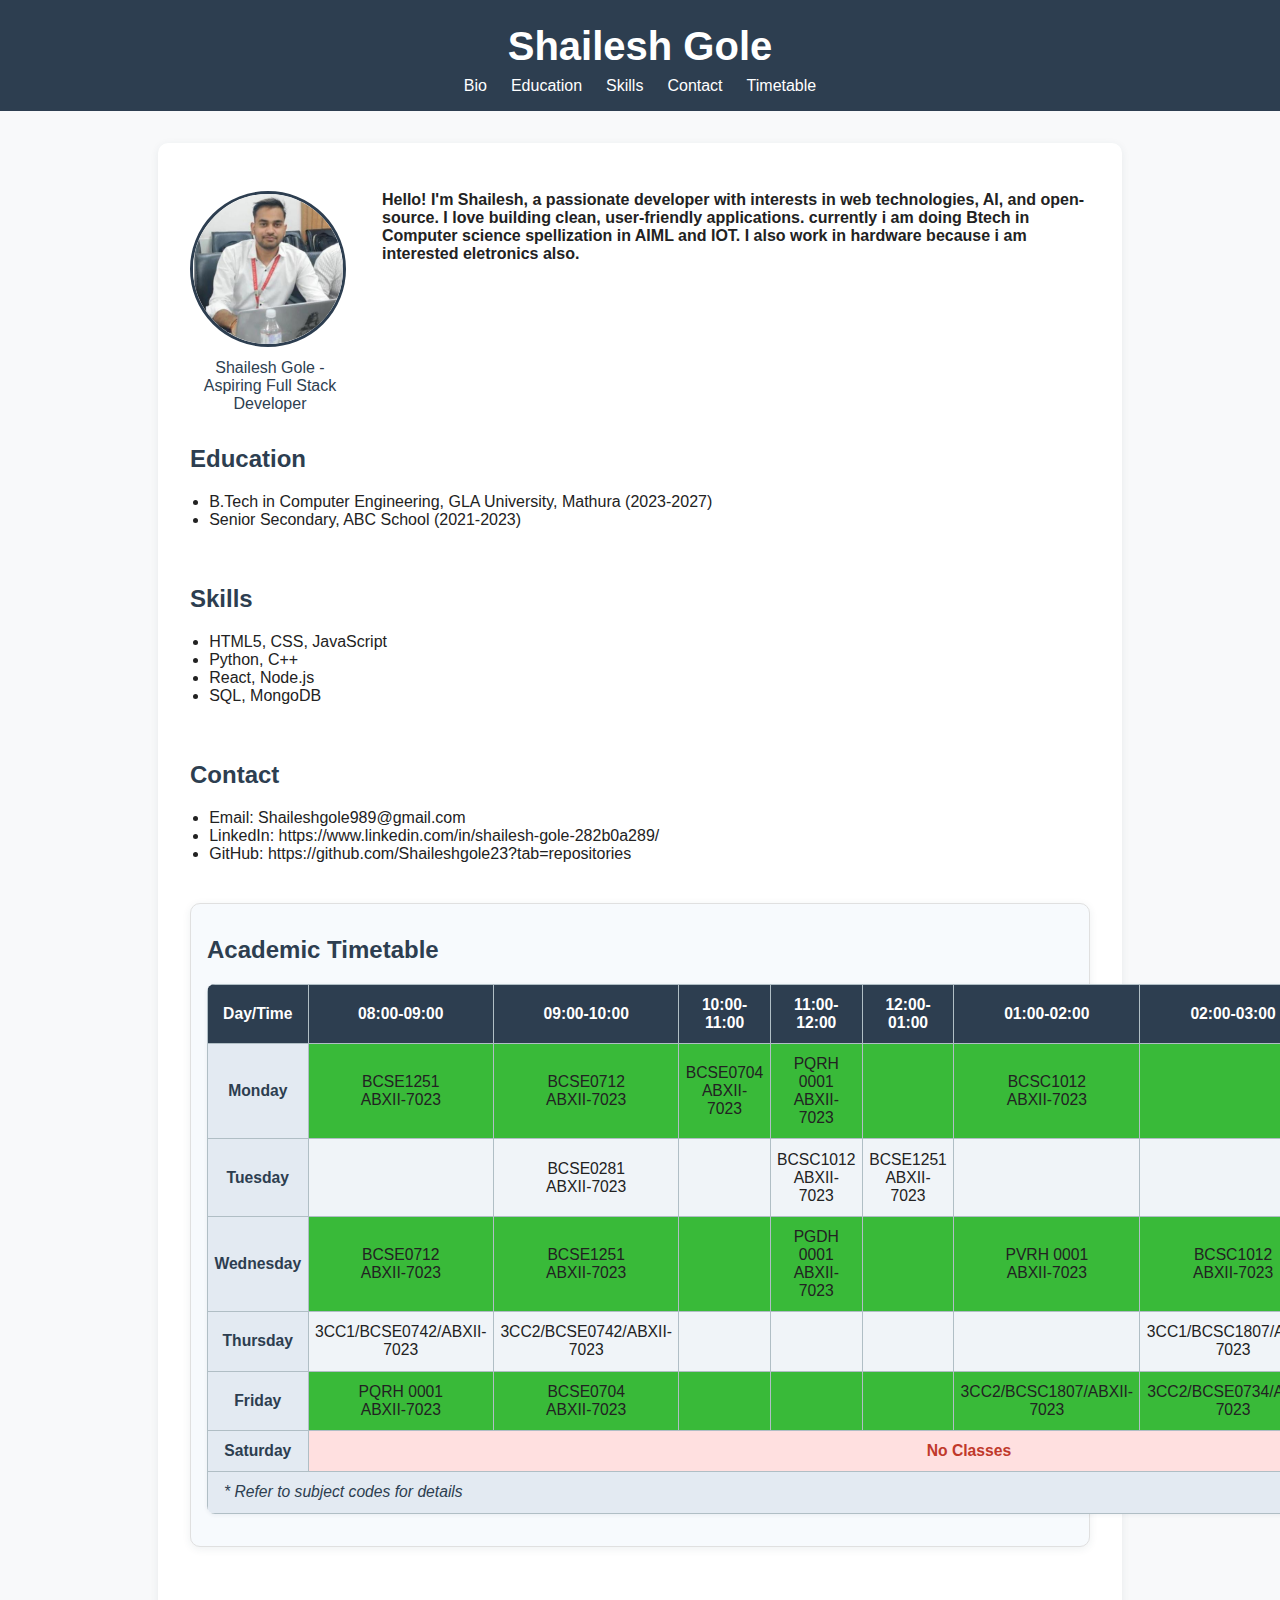
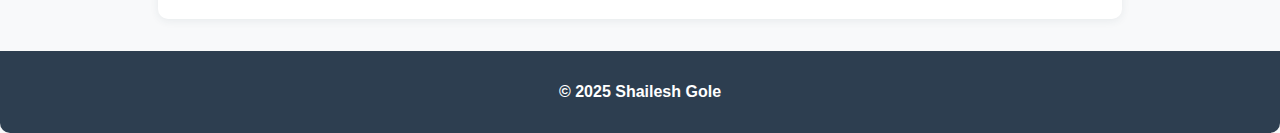
<file: Day1/index.html>
<!DOCTYPE html>
<html lang="en">
<head>
    <meta charset="UTF-8">
    <title>Personal Portfolio</title>
    <link rel="stylesheet" href="style.css">
</head>
<body>
    <header>
        <h1>Shailesh Gole</h1>
        <nav>
            <ul>
                <li><a href="#bio">Bio</a></li>
                <li><a href="#education">Education</a></li>
                <li><a href="#skills">Skills</a></li>
                <li><a href="#contact">Contact</a></li>
                <li><a href="#timetable">Timetable</a></li>
            </ul>
        </nav>
    </header>

    <main>
        <section id="bio">
            <figure>
                <img src="WhatsApp Image 2025-08-20 at 09.31.24_77e6697d.jpg" alt="Shailesh Gole Photo">
                <figcaption>Shailesh Gole - Aspiring Full Stack Developer</figcaption>
            </figure>
            <p>Hello! I'm Shailesh, a passionate developer with interests in web technologies, AI, and open-source. I love building clean, user-friendly applications. currently i am doing Btech in Computer science spellization in AIML and IOT. I also work in hardware because i am interested eletronics also.</p>
        </section>

        <section id="education">
            <h2>Education</h2>
            <ul>
                <li>B.Tech in Computer Engineering, GLA University, Mathura (2023-2027)</li>
                <li>Senior Secondary, ABC School (2021-2023)</li>
            </ul>
        </section>

        <section id="skills">
            <h2>Skills</h2>
            <ul>
                <li>HTML5, CSS, JavaScript</li>
                <li>Python, C++</li>
                <li>React, Node.js</li>
                <li>SQL, MongoDB</li>
            </ul>
        </section>

        <section id="contact">
            <h2>Contact</h2>
            <ul>
                <li>Email: Shaileshgole989@gmail.com</li>
                <li>LinkedIn: https://www.linkedin.com/in/shailesh-gole-282b0a289/</li>
                <li>GitHub: https://github.com/Shaileshgole23?tab=repositories</li>
            </ul>
        </section>

        <section id="timetable">
            <h2>Academic Timetable</h2>
            <table>
                <thead>
                    <tr>
                        <th>Day/Time</th>
                        <th>08:00-09:00</th>
                        <th>09:00-10:00</th>
                        <th>10:00-11:00</th>
                        <th>11:00-12:00</th>
                        <th>12:00-01:00</th>
                        <th>01:00-02:00</th>
                        <th>02:00-03:00</th>
                        <th>03:00-04:00</th>
                        <th>04:00-05:00</th>
                        <th>05:00-06:00</th>
                    </tr>
                </thead>
                <tbody>
                    <tr>
                        <th>Monday</th>
                        <td>BCSE1251<br>ABXII-7023</td>
                        <td>BCSE0712<br>ABXII-7023</td>
                        <td>BCSE0704<br>ABXII-7023</td>
                        <td>PQRH 0001<br>ABXII-7023</td>
                        <td></td>
                        <td>BCSC1012<br>ABXII-7023</td>
                        <td></td>
                        <td></td>
                        <td></td>
                        <td></td>
                    </tr>
                    <tr>
                        <th>Tuesday</th>
                        <td></td>
                        <td>BCSE0281<br>ABXII-7023</td>
                        <td></td>
                        <td>BCSC1012<br>ABXII-7023</td>
                        <td>BCSE1251<br>ABXII-7023</td>
                        <td></td>
                        <td></td>
                        <td>3CC1/BCSE0742/ABXII-7023</td>
                        <td></td>
                        <td></td>
                    </tr>
                    <tr>
                        <th>Wednesday</th>
                        <td>BCSE0712<br>ABXII-7023</td>
                        <td>BCSE1251<br>ABXII-7023</td>
                        <td></td>
                        <td>PGDH 0001<br>ABXII-7023</td>
                        <td></td>
                        <td>PVRH 0001<br>ABXII-7023</td>
                        <td>BCSC1012<br>ABXII-7023</td>
                        <td></td>
                        <td></td>
                        <td></td>
                    </tr>
                    <tr>
                        <th>Thursday</th>
                        <td>3CC1/BCSE0742/ABXII-7023</td>
                        <td>3CC2/BCSE0742/ABXII-7023</td>
                        <td></td>
                        <td></td>
                        <td></td>
                        <td></td>
                        <td>3CC1/BCSC1807/ABXII-7023</td>
                        <td>3CC1/BCSE0734/ABXII-7023</td>
                        <td></td>
                        <td></td>
                    </tr>
                    <tr>
                        <th>Friday</th>
                        <td>PQRH 0001<br>ABXII-7023</td>
                        <td>BCSE0704<br>ABXII-7023</td>
                        <td></td>
                        <td></td>
                        <td></td>
                        <td>3CC2/BCSC1807/ABXII-7023</td>
                        <td>3CC2/BCSE0734/ABXII-7023</td>
                        <td>PCPH 0002<br>ABI-413 (3CC+3CD)</td>
                        <td></td>
                        <td></td>
                    </tr>
                    <tr>
                        <th>Saturday</th>
                        <td colspan="10" class="holiday">No Classes</td>
                    </tr>
                </tbody>
                <tfoot>
                    <tr>
                        <td colspan="11">* Refer to subject codes for details</td>
                    </tr>
                </tfoot>
            </table>
        </section>
    </main>

    <footer>
        <p>&copy; 2025 Shailesh Gole </p>
    </footer>
</body>
</html>
</file>
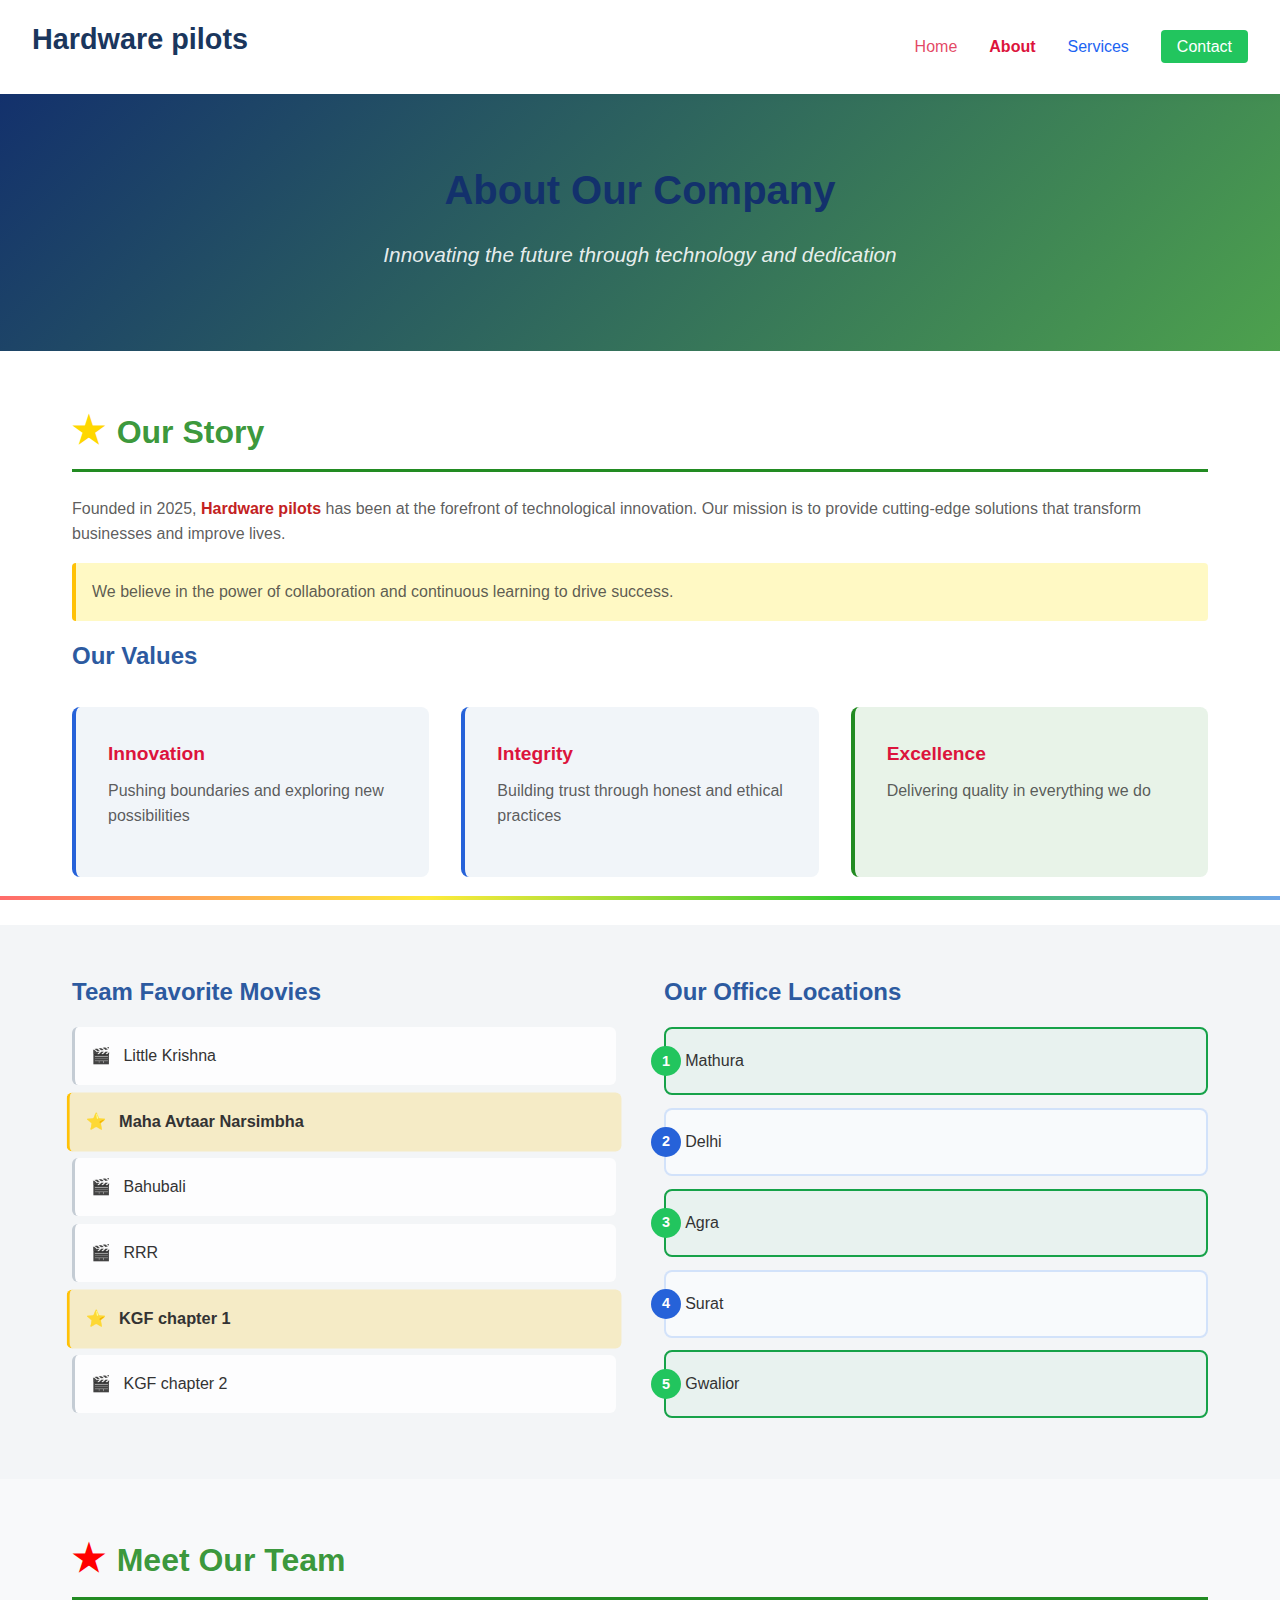
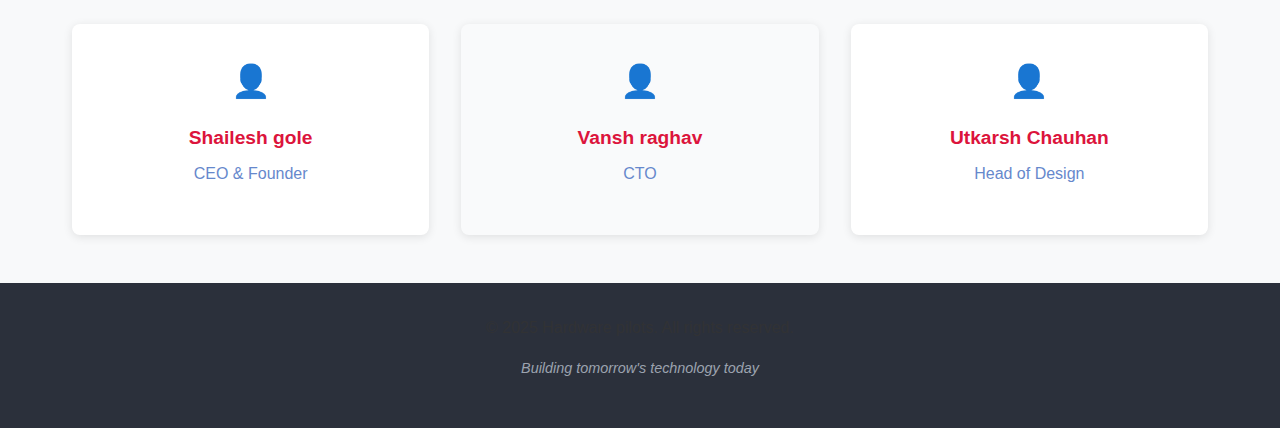
<file: Day2/index.html>
<!DOCTYPE html>
<html lang="en">
<head>
    <meta charset="UTF-8">
    <meta name="viewport" content="width=device-width, initial-scale=1.0">
    <title>About Us - Hardware pilots</title>
    <link rel="stylesheet" href="Style.css">
</head>
<body>
    <header>
        <nav>
            <h1 id="company-logo">Hardware pilots</h1>
            <ul class="nav-menu">
                <li><a href="#home">Home</a></li>
                <li><a href="#about" class="active">About</a></li>
                <li><a href="#services">Services</a></li>
                <li><a href="#contact">Contact</a></li>
            </ul>
        </nav>
    </header>

    <main>
        <section class="hero-section">
            <h1>About Our Company</h1>
            <p class="lead-text">Innovating the future through technology and dedication</p>
        </section>

        <section class="content-section">
            <div class="container">
                <h2>Our Story</h2>
                <p>Founded in 2025, <strong>Hardware pilots</strong> has been at the forefront of technological innovation. Our mission is to provide cutting-edge solutions that transform businesses and improve lives.</p>

                <p data-highlight="true">We believe in the power of collaboration and continuous learning to drive success.</p>

                <h3>Our Values</h3>
                <div class="values-grid">
                    <div class="value-card">
                        <h4>Innovation</h4>
                        <p>Pushing boundaries and exploring new possibilities</p>
                    </div>
                    <div class="value-card">
                        <h4>Integrity</h4>
                        <p>Building trust through honest and ethical practices</p>
                    </div>
                    <div class="value-card featured">
                        <h4>Excellence</h4>
                        <p>Delivering quality in everything we do</p>
                    </div>
                </div>
            </div>
        </section>

        <section class="lists-section">
            <div class="container">
                <div class="lists-container">
                    <div class="movie-list">
                        <h3>Team Favorite Movies</h3>
                        <ul class="movies">
                            <li>Little Krishna</li>
                            <li class="favorite">Maha Avtaar Narsimbha</li>
                            <li>Bahubali</li>
                            <li>RRR</li>
                            <li class="favorite">KGF chapter 1</li>
                            <li>KGF chapter 2</li>
                        </ul>
                    </div>

                    <div class="city-list">
                        <h3>Our Office Locations</h3>
                        <ol class="cities">
                            <li>Mathura</li>
                            <li>Delhi</li>
                            <li>Agra</li>
                            <li>Surat</li>
                            <li>Gwalior</li>
                        </ol>
                    </div>
                </div>
            </div>
        </section>

        <section class="team-section">
            <div class="container">
                <h2>Meet Our Team</h2>
                <div class="team-grid">
                    <div class="team-member">
                        <h4>Shailesh gole</h4>
                        <p class="role">CEO & Founder</p>
                    </div>
                    <div class="team-member">
                        <h4>Vansh raghav</h4>
                        <p class="role">CTO</p>
                    </div>
                    <div class="team-member">
                        <h4>Utkarsh Chauhan</h4>
                        <p class="role">Head of Design</p>
                    </div>
                </div>
            </div>
        </section>
    </main>

    <footer>
        <div class="container">
            <p>&copy; 2025 Hardware pilots. All rights reserved.</p>
            <p class="footer-note">Building tomorrow's technology today</p>
        </div>
    </footer>
</body>
</html>
</file>
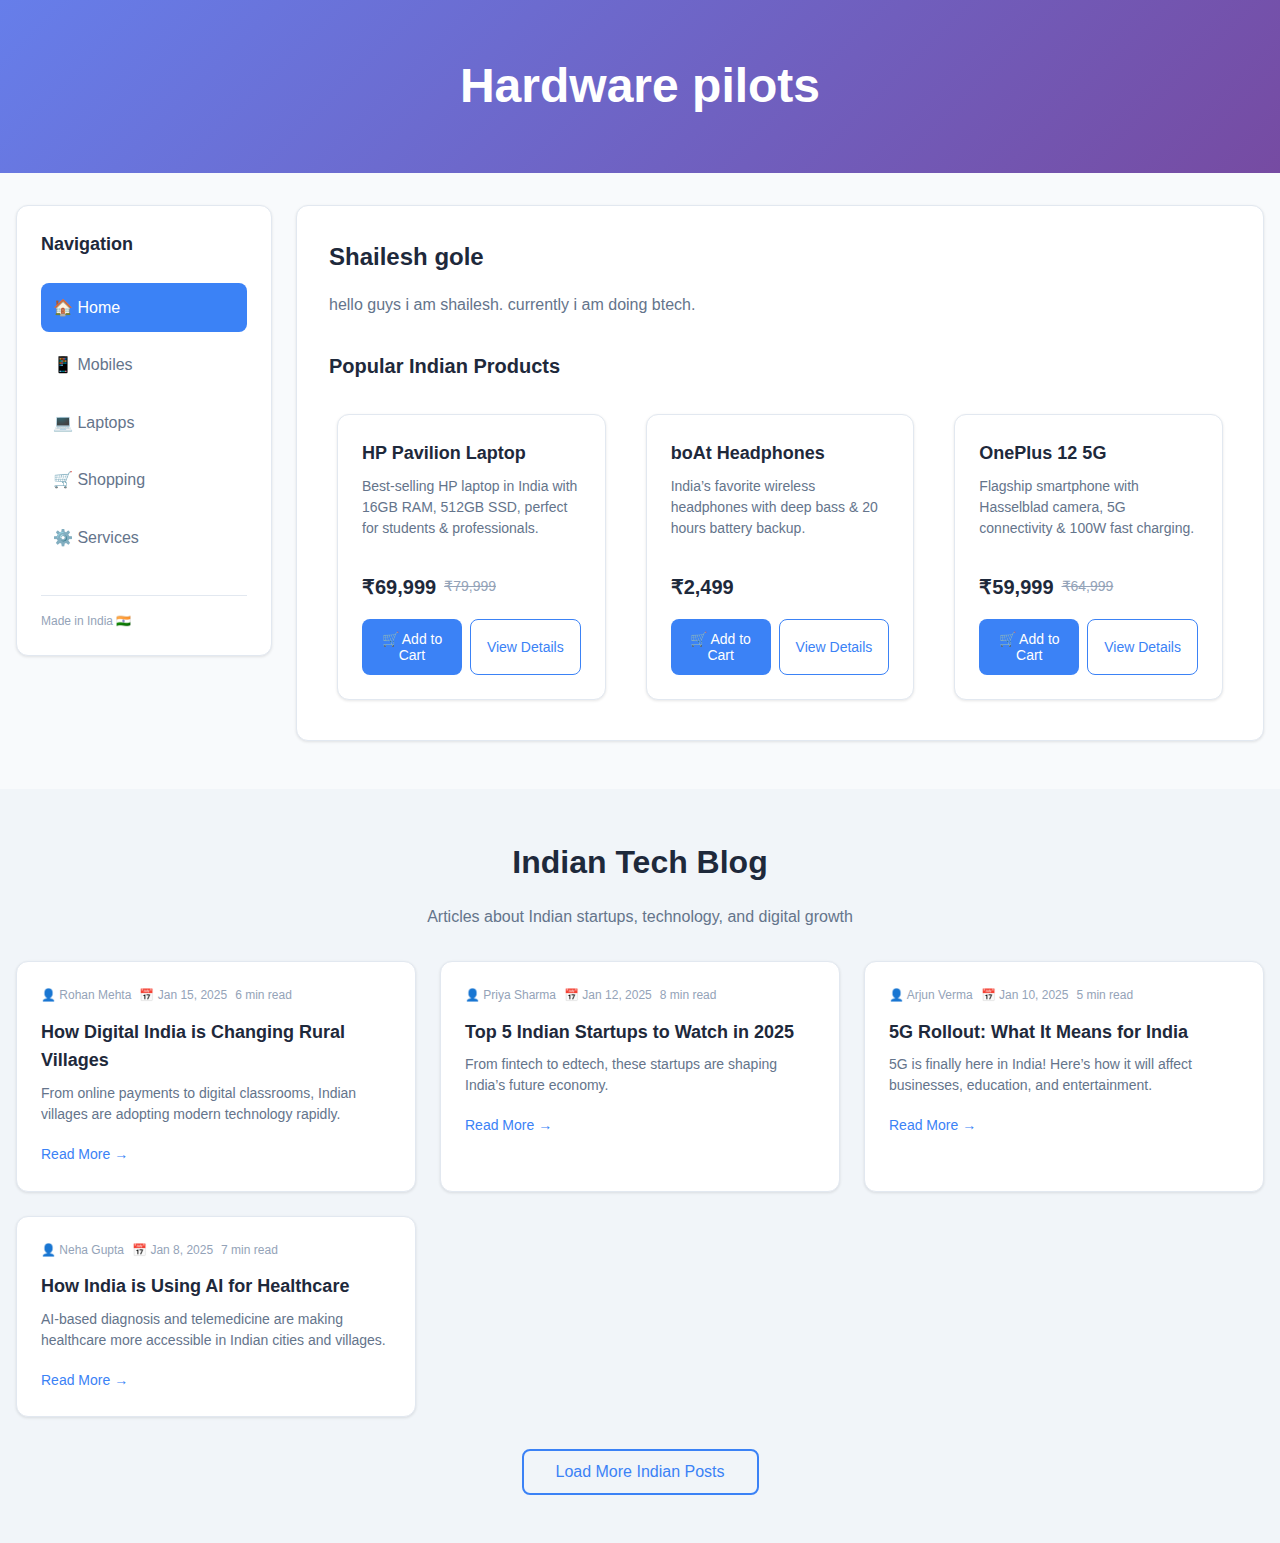
<file: Week3/index.html>
<!DOCTYPE html>
<html lang="en">
<head>
    <meta charset="UTF-8">
    <meta name="viewport" content="width=device-width, initial-scale=1.0">
    <title>Responsive Page</title>
    <link rel="stylesheet" href="style.css">
</head>
<body>
    <!-- Main Container -->
    <div class="main-container">
        <!-- Header -->
        <header class="header">
            <h1>Hardware pilots</h1>
        </header>

        <!-- Sidebar Layout Section -->
        <section class="sidebar-section">
            <div class="container">
                <div class="sidebar-layout">
                    <!-- Sidebar -->
                    <aside class="sidebar">
                        <!-- Mobile Menu Button -->
                        <div class="mobile-menu-btn">
                            <button class="menu-toggle">☰ Menu</button>
                        </div>

                        <!-- Sidebar Content -->
                        <div class="sidebar-content">
                            <div class="sidebar-header">
                                <h2>Navigation</h2>
                            </div>

                            <nav class="sidebar-nav">
                                <ul>
                                    <li><a href="#" class="nav-link active">🏠 Home</a></li>
                                    <li><a href="#" class="nav-link">📱 Mobiles</a></li>
                                    <li><a href="#" class="nav-link">💻 Laptops</a></li>
                                    <li><a href="#" class="nav-link">🛒 Shopping</a></li>
                                    <li><a href="#" class="nav-link">⚙️ Services</a></li>
                                </ul>
                            </nav>

                            <div class="sidebar-footer">
                                <div class="footer-text">Made in India 🇮🇳</div>
                            </div>
                        </div>
                    </aside>

                    <!-- Main Content -->
                    <main class="main-content">
                        <h2>Shailesh gole</h2>
                        <p>hello guys i am shailesh. currently i am doing btech.</p>

                        <!-- Product Cards Section -->
                        <div class="products-section">
                            <h3>Popular Indian Products</h3>
                            <div class="product-grid">
                                <!-- Product Card 1 -->
                                <div class="product-card">
                                    <div class="product-image-container">
                                     <div class="sale-badge">Sale</div>
                                        <button class="wishlist-btn">♡</button>
                                    </div>
                                    <div class="product-content">
                                        <h4 class="product-title">HP Pavilion Laptop</h4>
                                        <p class="product-description">Best-selling HP laptop in India with 16GB RAM, 512GB SSD, perfect for students & professionals.</p>
                                        <div class="price-section">
                                            <span class="current-price">₹69,999</span>
                                            <span class="original-price">₹79,999</span>
                                        </div>
                                        <div class="product-actions">
                                            <button class="btn-primary">🛒 Add to Cart</button>
                                            <button class="btn-secondary">View Details</button>
                                        </div>
                                    </div>
                                </div>

                                <!-- Product Card 2 -->
                                <div class="product-card">
                                    <div class="product-image-container">
                                        <div class="sale-badge">Sale</div>
                                        <button class="wishlist-btn">♡</button>
                                    </div>
                                    <div class="product-content">
                                        <h4 class="product-title">boAt Headphones</h4>
                                        <p class="product-description">India’s favorite wireless headphones with deep bass & 20 hours battery backup.</p>
                                        <div class="price-section">
                                            <span class="current-price">₹2,499</span>
                                        </div>
                                        <div class="product-actions">
                                            <button class="btn-primary">🛒 Add to Cart</button>
                                            <button class="btn-secondary">View Details</button>
                                        </div>
                                    </div>
                                </div>

                                <!-- Product Card 3 -->
                                <div class="product-card">
                                    <div class="product-image-container">
                                        <div class="sale-badge">Sale</div>
                                        <button class="wishlist-btn">♡</button>
                                    </div>
                                    <div class="product-content">
                                        <h4 class="product-title">OnePlus 12 5G</h4>
                                        <p class="product-description">Flagship smartphone with Hasselblad camera, 5G connectivity & 100W fast charging.</p>
                                        <div class="price-section">
                                            <span class="current-price">₹59,999</span>
                                            <span class="original-price">₹64,999</span>
                                        </div>
                                        <div class="product-actions">
                                            <button class="btn-primary">🛒 Add to Cart</button>
                                            <button class="btn-secondary">View Details</button>
                                        </div>
                                    </div>
                                </div>
                            </div>
                        </div>
                    </main>
                </div>
            </div>
        </section>

        <!-- Blog Layout Section -->
        <section class="blog-section">
            <div class="container">
                <h2>Indian Tech Blog</h2>
                <p class="blog-description">Articles about Indian startups, technology, and digital growth</p>

                <div class="blog-grid">
                    <!-- Blog Post 1 -->
                    <article class="blog-post">
                        <div class="blog-image-container">
                           <div class="blog-category">🏷️ Digital India</div>
                        </div>
                        <div class="blog-content">
                            <div class="blog-meta">
                                <span>👤 Rohan Mehta</span>
                                <span>📅 Jan 15, 2025</span>
                                <span>6 min read</span>
                            </div>
                            <h3 class="blog-title">How Digital India is Changing Rural Villages</h3>
                            <p class="blog-excerpt">From online payments to digital classrooms, Indian villages are adopting modern technology rapidly.</p>
                            <a href="#" class="read-more">Read More →</a>
                        </div>
                    </article>

                    <!-- Blog Post 2 -->
                    <article class="blog-post">
                        <div class="blog-image-container">
                            <div class="blog-category">🏷️ Startups</div>
                        </div>
                        <div class="blog-content">
                            <div class="blog-meta">
                                <span>👤 Priya Sharma</span>
                                <span>📅 Jan 12, 2025</span>
                                <span>8 min read</span>
                            </div>
                            <h3 class="blog-title">Top 5 Indian Startups to Watch in 2025</h3>
                            <p class="blog-excerpt">From fintech to edtech, these startups are shaping India’s future economy.</p>
                            <a href="#" class="read-more">Read More →</a>
                        </div>
                    </article>

                    <!-- Blog Post 3 -->
                    <article class="blog-post">
                        <div class="blog-image-container">
                           <div class="blog-category">🏷️ 5G</div>
                        </div>
                        <div class="blog-content">
                            <div class="blog-meta">
                                <span>👤 Arjun Verma</span>
                                <span>📅 Jan 10, 2025</span>
                                <span>5 min read</span>
                            </div>
                            <h3 class="blog-title">5G Rollout: What It Means for India</h3>
                            <p class="blog-excerpt">5G is finally here in India! Here’s how it will affect businesses, education, and entertainment.</p>
                            <a href="#" class="read-more">Read More →</a>
                        </div>
                    </article>

                    <!-- Blog Post 4 -->
                    <article class="blog-post">
                        <div class="blog-image-container">
                            <div class="blog-category">🏷️ AI</div>
                        </div>
                        <div class="blog-content">
                            <div class="blog-meta">
                                <span>👤 Neha Gupta</span>
                                <span>📅 Jan 8, 2025</span>
                                <span>7 min read</span>
                            </div>
                            <h3 class="blog-title">How India is Using AI for Healthcare</h3>
                            <p class="blog-excerpt">AI-based diagnosis and telemedicine are making healthcare more accessible in Indian cities and villages.</p>
                            <a href="#" class="read-more">Read More →</a>
                        </div>
                    </article>
                </div>

                <div class="load-more">
                    <button class="btn-outline">Load More Indian Posts</button>
                </div>
            </div>
        </section>
    </div>
</body>
</html>
</file>
<file: Day1/style.css>
body {
    font-family: 'Segoe UI', Arial, sans-serif;
    margin: 0;
    background: #f8f9fa;
    color: #222;
}

header {
    background: #2d3e50;
    color: #fff;
    padding: 1.5rem 0 1rem 0;
    text-align: center;
}

header h1 {
    margin: 0 0 0.5rem 0;
    font-size: 2.5rem;
}

nav ul {
    list-style: none;
    padding: 0;
    margin: 0;
    display: inline-flex;
    gap: 1.5rem;
}

nav a {
    color: #fff;
    text-decoration: none;
    font-weight: 500;
}

main {
    max-width: 900px;
    margin: 2rem auto;
    background: #fff;
    padding: 2rem;
    border-radius: 10px;
    box-shadow: 0 2px 8px rgba(44,62,80,0.08);
}

section {
    margin-bottom: 2.5rem;
}

figure {
    float: left;
    margin: 0 2rem 1rem 0;
    width: 160px;
}

figure img {
    width: 150px;
    height: 150px;
    object-fit: cover;
    border-radius: 50%;
    border: 3px solid #2d3e50;
}

figcaption {
    text-align: center;
    font-size: 1rem;
    margin-top: 0.5rem;
    color: #2d3e50;
}

h2 {
    color: #2d3e50;
    margin-top: 0;
}

ul {
    padding-left: 1.2rem;
}

table {
    width: 100%;
    border-collapse: collapse;
    margin-top: 1rem;
    background: #f4f8fb;
    font-size: 0.98rem;
}

th, td {
    border: 1px solid #b0bec5;
    padding: 0.7rem 0.4rem;
    text-align: center;
}

thead th {
    background: #2d3e50;
    color: #fff;
    font-weight: 600;
}

tbody th {
    background: #e3eaf2;
    color: #2d3e50;
    font-weight: 600;
}

tbody td {
    background: #39ba39;
}

tbody tr:nth-child(even) td {
    background: #f0f4f8;
}

.holiday {
    background: #ffe0e0 !important;
    color: #c0392b;
    font-weight: bold;
}

tfoot td {
    background: #e3eaf2;
    color: #2d3e50;
    font-style: italic;
    text-align: left;
    padding-left: 1rem;
}

footer {
    text-align: center;
    padding: 1rem 0;
    background: #2d3e50;
    color: #fff;
    margin-top: 2rem;
    border-radius: 0 0 10px 10px;
}

p {
    font-weight: bold;
}

/* Profile image floats left on desktop, stacks on mobile */
figure {
    float: left;
    margin: 0 2rem 1rem 0;
    width: 160px;
}

@media (max-width: 700px) {
    figure {
        float: none;
        display: block;
        margin: 0 auto 1rem auto;
        text-align: center;
    }
}

/* Ensure sections after bio are not affected by float */
#education, #skills, #contact, #timetable {
    clear: both;
    padding-top: 1rem;
}

/* Timetable section styling */
#timetable {
    margin-top: 2.5rem;
    padding: 2rem 1rem;
    background: #f7fafd;
    border-radius: 10px;
    box-shadow: 0 2px 8px rgba(44,62,80,0.08);
    border: 1px solid #e0e0e0;
}

/* Center the table */
#timetable table {
    margin: 0 auto;
    width: 95%;
    max-width: 1000px;
    background: #fff;
    border-radius: 8px;
    overflow: hidden;
    box-shadow: 0 1px 4px rgba(44,62,80,0.07);
}
</file>
<file: Day2/Style.css>
/* CSS Reset and Base Styles */
* {
  margin: 0;
  padding: 0;
  box-sizing: border-box;
}

/* Element Selectors with Different Color Formats */
body {
  font-family: "Segoe UI", Tahoma, Geneva, Verdana, sans-serif;
  line-height: 1.6;
  background-color: #f8f9fa; /* HEX format */
  color: rgb(51, 51, 51); /* RGB format */
}

h1 {
  color: hsl(220, 70%, 25%); /* HSL format - deep blue */
  font-size: 2.5rem;
  margin-bottom: 1rem;
}

h2 {
  color: rgba(34, 139, 34, 0.9); /* RGBA format - forest green with transparency */
  font-size: 2rem;
  margin-bottom: 1.5rem;
  border-bottom: 3px solid #228b22;
  padding-bottom: 0.5rem;
}

h3 {
  color: #2c5aa0; /* HEX format - medium blue */
  font-size: 1.5rem;
  margin-bottom: 1rem;
}

h4 {
  color: rgb(220, 20, 60); /* RGB format - crimson */
  font-size: 1.2rem;
  margin-bottom: 0.5rem;
}

p {
  margin-bottom: 1rem;
  color: rgba(51, 51, 51, 0.8); /* RGBA format with transparency */
}

strong {
  color: hsl(0, 70%, 45%); /* HSL format - red tone */
  font-weight: 700;
}

/* ID Selectors */
#company-logo {
  color: #1a365d; /* HEX format - dark blue */
  font-size: 1.8rem;
  font-weight: bold;
  text-decoration: none;
}

/* Class Selectors */
.container {
  max-width: 1200px;
  margin: 0 auto;
  padding: 0 2rem;
}

.hero-section {
  background: linear-gradient(135deg, hsl(220, 70%, 25%), rgba(34, 139, 34, 0.8));
  color: white;
  text-align: center;
  padding: 4rem 2rem;
}

.lead-text {
  font-size: 1.3rem;
  color: rgba(255, 255, 255, 0.9); /* RGBA format for semi-transparent white */
  font-style: italic;
}

.content-section {
  padding: 3rem 0;
  background-color: rgb(255, 255, 255); /* RGB format - white */
}

.values-grid {
  display: grid;
  grid-template-columns: repeat(auto-fit, minmax(250px, 1fr));
  gap: 2rem;
  margin-top: 2rem;
}

.value-card {
  background-color: #f1f5f9; /* HEX format - light gray */
  padding: 2rem;
  border-radius: 8px;
  border-left: 4px solid hsl(220, 70%, 50%); /* HSL format - blue accent */
  transition: transform 0.3s ease;
}

.featured {
  background-color: rgba(34, 139, 34, 0.1); /* RGBA format - light green background */
  border-left-color: rgb(34, 139, 34); /* RGB format - green accent */
}

.lists-section {
  background-color: hsl(210, 20%, 96%); /* HSL format - very light blue-gray */
  padding: 3rem 0;
}

.lists-container {
  display: grid;
  grid-template-columns: 1fr 1fr;
  gap: 3rem;
}

.team-section {
  padding: 3rem 0;
  background-color: rgba(248, 249, 250, 0.8); /* RGBA format */
}

.team-section h2::first-letter {
  color: red;
}

.team-grid {
  display: grid;
  grid-template-columns: repeat(auto-fit, minmax(200px, 1fr));
  gap: 2rem;
}

.team-member {
  background-color: white;
  padding: 2rem;
  border-radius: 8px;
  text-align: center;
  box-shadow: 0 2px 10px rgba(0, 0, 0, 0.1);
}

.role {
  color: hsl(220, 50%, 60%); /* HSL format - medium blue */
  font-weight: 500;
}

/* Attribute Selectors */
[data-highlight="true"] {
  background-color: rgba(255, 235, 59, 0.3); /* RGBA format - light yellow highlight */
  padding: 1rem;
  border-left: 4px solid #ffc107; /* HEX format - yellow accent */
  font-weight: 500;
  border-radius: 4px;
}

a[href^="#"] {
  color: rgb(28, 100, 242); /* RGB format - blue links */
  text-decoration: none;
  transition: color 0.3s ease;
}

/* Pseudo-class Selectors */
a:hover {
  color: hsl(220, 100%, 40%); /* HSL format - darker blue on hover */
  text-decoration: underline;
}

.value-card:hover {
  transform: translateY(-5px);
  box-shadow: 0 5px 20px rgba(0, 0, 0, 0.15);
}

.nav-menu li:first-child a {
  color: rgba(220, 20, 60, 0.8); /* RGBA format - crimson for first nav item */
}

.nav-menu li:last-child a {
  background-color: #22c55e; /* HEX format - green background for last item */
  color: white;
  padding: 0.5rem 1rem;
  border-radius: 4px;
}

.team-member:nth-child(even) {
  background-color: hsl(210, 25%, 98%); /* HSL format - very light blue */
}

.active {
  color: rgb(220, 20, 60) !important; /* RGB format - crimson for active state */
  font-weight: bold;
}

/* Pseudo-element Selectors */
h2::before {
  content: "★ ";
  color: #ffd700; /* HEX format - gold star */
  font-size: 1.2em;
}

.hero-section::after {
  content: "";
  position: absolute;
  bottom: 0;
  left: 0;
  right: 0;
  height: 4px;
  background: linear-gradient(90deg, #ff6b6b, rgb(255, 235, 59), hsl(120, 60%, 50%), rgba(74, 144, 226, 0.8));
}

.team-member::before {
  content: "👤";
  display: block;
  font-size: 2rem;
  margin-bottom: 1rem;
}

/* Unordered List Styling - Movies */
.movies {
  list-style: none;
  padding: 0;
}

.movies li {
  background-color: rgba(255, 255, 255, 0.8); /* RGBA format */
  margin-bottom: 0.5rem;
  padding: 1rem;
  border-radius: 6px;
  border-left: 3px solid hsl(210, 15%, 80%); /* HSL format - light gray */
  transition: all 0.3s ease;
}

.movies li::before {
  content: "🎬 ";
  margin-right: 0.5rem;
}

/* Favorite movies styling */
.movies .favorite {
  background-color: rgba(255, 193, 7, 0.2); /* RGBA format - light yellow */
  border-left-color: #ffc107; /* HEX format - yellow */
  font-weight: bold;
  transform: scale(1.02);
}

.movies .favorite::before {
  content: "⭐ ";
  color: rgb(255, 193, 7); /* RGB format - yellow star */
}

.movies li:hover {
  background-color: rgba(74, 144, 226, 0.1); /* RGBA format - light blue on hover */
  border-left-color: hsl(220, 70%, 50%); /* HSL format - blue */
  transform: translateX(5px);
}

/* Ordered List Styling - Cities */
.cities {
  counter-reset: city-counter;
  list-style: none;
  padding: 0;
}

.cities li {
  counter-increment: city-counter;
  background-color: rgb(248, 250, 252); /* RGB format - very light blue */
  margin-bottom: 0.8rem;
  padding: 1.2rem;
  border-radius: 8px;
  border: 2px solid rgba(59, 130, 246, 0.2); /* RGBA format - light blue border */
  position: relative;
  transition: all 0.3s ease;
}

.cities li::before {
  content: counter(city-counter);
  position: absolute;
  left: -15px;
  top: 50%;
  transform: translateY(-50%);
  background-color: hsl(220, 70%, 50%); /* HSL format - blue */
  color: white;
  width: 30px;
  height: 30px;
  border-radius: 50%;
  display: flex;
  align-items: center;
  justify-content: center;
  font-weight: bold;
  font-size: 0.9rem;
}

.cities li:nth-child(odd) {
  background-color: rgba(34, 197, 94, 0.05); /* RGBA format - very light green */
  border-color: hsl(142, 76%, 36%); /* HSL format - green */
}

.cities li:nth-child(odd)::before {
  background-color: rgb(34, 197, 94); /* RGB format - green */
}

.cities li:hover {
  transform: translateY(-3px);
  box-shadow: 0 4px 15px rgba(0, 0, 0, 0.1);
  border-color: #3b82f6; /* HEX format - blue */
}

/* Navigation Styling */
nav {
  background-color: rgba(255, 255, 255, 0.95); /* RGBA format */
  padding: 1rem 2rem;
  display: flex;
  justify-content: space-between;
  align-items: center;
  box-shadow: 0 2px 10px rgba(0, 0, 0, 0.1);
}

.nav-menu {
  display: flex;
  list-style: none;
  gap: 2rem;
}

/* Footer Styling */
footer {
  background-color: hsl(220, 15%, 20%); /* HSL format - dark gray */
  color: rgba(255, 255, 255, 0.8); /* RGBA format - semi-transparent white */
  text-align: center;
  padding: 2rem 0;
}

.footer-note {
  color: rgb(156, 163, 175); /* RGB format - light gray */
  font-style: italic;
  font-size: 0.9rem;
}

/* Responsive Design */
@media (max-width: 768px) {
  .lists-container {
    grid-template-columns: 1fr;
    gap: 2rem;
  }

  .hero-section {
    padding: 2rem 1rem;
  }

  h1 {
    font-size: 2rem;
  }

  .nav-menu {
    flex-direction: column;
    gap: 1rem;
  }
}
</file>
<file: Week3/style.css>
/* Reset and Base Styles */
* {
  margin: 0;
  padding: 0;
  box-sizing: border-box;
}

body {
  font-family: -apple-system, BlinkMacSystemFont, "Segoe UI", Roboto, sans-serif;
  line-height: 1.6;
  color: #333;
  background-color: #f8fafc;
}

.container {
  max-width: 1200px;
  margin: 0 auto;
  padding: 0 1rem;
}

/* Header Styles */
.header {
  background: linear-gradient(135deg, #667eea 0%, #764ba2 100%);
  color: white;
  text-align: center;
  padding: 3rem 0;
  margin-bottom: 2rem;
}

.header h1 {
  font-size: 2.5rem;
  font-weight: 700;
  margin: 0;
}

/* Sidebar Layout */
.sidebar-section {
  margin-bottom: 3rem;
}

.sidebar-layout {
  display: flex;
  gap: 1.5rem;
  flex-direction: column;
}

/* Sidebar Styles */
.sidebar {
  width: 100%;
}

.mobile-menu-btn {
  display: none;
  margin-bottom: 1rem;
}

.menu-toggle {
  width: 100%;
  padding: 0.75rem;
  background: white;
  border: 2px solid #e2e8f0;
  border-radius: 0.5rem;
  cursor: pointer;
  font-size: 0.875rem;
  transition: all 0.2s;
}

.menu-toggle:hover {
  background: #f1f5f9;
  border-color: #cbd5e1;
}

.sidebar-content {
  background: white;
  border: 1px solid #e2e8f0;
  border-radius: 0.75rem;
  padding: 1.5rem;
  box-shadow: 0 1px 3px rgba(0, 0, 0, 0.1);
}

.sidebar-header h2 {
  font-size: 1.125rem;
  font-weight: 600;
  margin-bottom: 1.5rem;
  color: #1e293b;
}

.sidebar-nav ul {
  list-style: none;
}

.sidebar-nav li {
  margin-bottom: 0.5rem;
}

.nav-link {
  display: flex;
  align-items: center;
  gap: 0.75rem;
  padding: 0.75rem;
  text-decoration: none;
  color: #64748b;
  border-radius: 0.5rem;
  transition: all 0.2s;
  font-weight: 500;
}

.nav-link:hover {
  background: #f1f5f9;
  color: #334155;
}

.nav-link.active {
  background: #3b82f6;
  color: white;
}

.sidebar-footer {
  margin-top: 2rem;
  padding-top: 1rem;
  border-top: 1px solid #e2e8f0;
}

.footer-text {
  font-size: 0.75rem;
  color: #94a3b8;
}

/* Main Content */
.main-content {
  flex: 1;
  background: white;
  border: 1px solid #e2e8f0;
  border-radius: 0.75rem;
  padding: 2rem;
  box-shadow: 0 1px 3px rgba(0, 0, 0, 0.1);
}

.main-content h2 {
  font-size: 1.5rem;
  font-weight: 600;
  margin-bottom: 1rem;
  color: #1e293b;
}

.main-content p {
  color: #64748b;
  margin-bottom: 2rem;
}

/* Products Section */
.products-section h3 {
  font-size: 1.25rem;
  font-weight: 600;
  margin-bottom: 1.5rem;
  color: #1e293b;
}

.product-grid {
  display: grid;
  grid-template-columns: 1fr;
  gap: 1.5rem;
}

/* Product Card Styles - Box Model Demo */
.product-card {
  background: white;
  border: 1px solid #e2e8f0;
  border-radius: 0.75rem;
  overflow: hidden;
  box-shadow: 0 1px 3px rgba(0, 0, 0, 0.1);
  transition: all 0.3s ease;
  margin: 0.5rem; /* Margin demo */
}

.product-card:hover {
  box-shadow: 0 10px 25px rgba(0, 0, 0, 0.15);
  transform: translateY(-2px);
}

.product-image-container {
  position: relative;
  overflow: hidden;
}

.product-image {
  width: 100%;
  height: 200px;
  object-fit: cover;
  transition: transform 0.3s;
}

.product-card:hover .product-image {
  transform: scale(1.05);
}

.sale-badge {
  position: absolute;
  top: 0.5rem;
  right: 0.5rem;
  background: #ef4444;
  color: white;
  font-size: 0.75rem;
  font-weight: 600;
  padding: 0.25rem 0.5rem;
  border-radius: 0.25rem;
}

.wishlist-btn {
  position: absolute;
  top: 0.5rem;
  left: 0.5rem;
  background: rgba(255, 255, 255, 0.9);
  border: none;
  border-radius: 50%;
  width: 2rem;
  height: 2rem;
  cursor: pointer;
  opacity: 0;
  transition: opacity 0.3s;
}

.product-card:hover .wishlist-btn {
  opacity: 1;
}

.product-content {
  padding: 1.5rem; /* Padding demo */
}

.product-title {
  font-size: 1.125rem;
  font-weight: 600;
  margin-bottom: 0.5rem;
  color: #1e293b;
}

.product-description {
  font-size: 0.875rem;
  color: #64748b;
  margin-bottom: 1rem;
  line-height: 1.5;
}

.price-section {
  display: flex;
  align-items: center;
  gap: 0.5rem;
  margin-bottom: 1rem;
}

.current-price {
  font-size: 1.25rem;
  font-weight: 700;
  color: #1e293b;
}

.original-price {
  font-size: 0.875rem;
  color: #94a3b8;
  text-decoration: line-through;
}

.product-actions {
  display: flex;
  gap: 0.5rem;
}

.btn-primary {
  flex: 1;
  background: #3b82f6;
  color: white;
  border: none;
  padding: 0.75rem 1rem;
  border-radius: 0.5rem;
  font-size: 0.875rem;
  font-weight: 500;
  cursor: pointer;
  transition: background 0.2s;
}

.btn-primary:hover {
  background: #2563eb;
}

.btn-secondary {
  background: transparent;
  color: #3b82f6;
  border: 1px solid #3b82f6;
  padding: 0.75rem 1rem;
  border-radius: 0.5rem;
  font-size: 0.875rem;
  font-weight: 500;
  cursor: pointer;
  transition: all 0.2s;
}

.btn-secondary:hover {
  background: #3b82f6;
  color: white;
}

/* Blog Section */
.blog-section {
  background: #f1f5f9;
  padding: 3rem 0;
}

.blog-section h2 {
  font-size: 2rem;
  font-weight: 700;
  text-align: center;
  margin-bottom: 1rem;
  color: #1e293b;
}

.blog-description {
  text-align: center;
  color: #64748b;
  margin-bottom: 2rem;
  max-width: 600px;
  margin-left: auto;
  margin-right: auto;
}

/* Blog Grid - Flexbox Demo */
.blog-grid {
  display: grid;
  grid-template-columns: 1fr;
  gap: 1.5rem;
}

.blog-post {
  background: white;
  border: 1px solid #e2e8f0;
  border-radius: 0.75rem;
  overflow: hidden;
  box-shadow: 0 1px 3px rgba(0, 0, 0, 0.1);
  transition: all 0.3s ease;
}

.blog-post:hover {
  box-shadow: 0 10px 25px rgba(0, 0, 0, 0.15);
  transform: translateY(-2px);
}

.blog-image-container {
  position: relative;
  overflow: hidden;
}

.blog-image {
  width: 100%;
  height: 200px;
  object-fit: cover;
  transition: transform 0.3s;
}

.blog-post:hover .blog-image {
  transform: scale(1.05);
}

.blog-category {
  position: absolute;
  top: 0.75rem;
  left: 0.75rem;
  background: #3b82f6;
  color: white;
  font-size: 0.75rem;
  font-weight: 500;
  padding: 0.25rem 0.5rem;
  border-radius: 1rem;
}

.blog-content {
  padding: 1.5rem;
}

.blog-meta {
  display: flex;
  flex-wrap: wrap;
  gap: 1rem;
  font-size: 0.75rem;
  color: #94a3b8;
  margin-bottom: 0.75rem;
}

.blog-title {
  font-size: 1.125rem;
  font-weight: 600;
  margin-bottom: 0.5rem;
  color: #1e293b;
  transition: color 0.2s;
}

.blog-post:hover .blog-title {
  color: #3b82f6;
}

.blog-excerpt {
  font-size: 0.875rem;
  color: #64748b;
  line-height: 1.5;
  margin-bottom: 1rem;
}

.read-more {
  color: #3b82f6;
  text-decoration: none;
  font-weight: 500;
  font-size: 0.875rem;
  transition: color 0.2s;
}

.read-more:hover {
  color: #2563eb;
}

.load-more {
  text-align: center;
  margin-top: 2rem;
}

.btn-outline {
  background: transparent;
  color: #3b82f6;
  border: 2px solid #3b82f6;
  padding: 0.75rem 2rem;
  border-radius: 0.5rem;
  font-size: 1rem;
  font-weight: 500;
  cursor: pointer;
  transition: all 0.2s;
}

.btn-outline:hover {
  background: #3b82f6;
  color: white;
}

/* Media Queries for Responsive Design */

/* Tablet Styles */
@media (min-width: 768px) {
  .product-grid {
    grid-template-columns: repeat(2, 1fr);
  }

  .blog-grid {
    grid-template-columns: repeat(2, 1fr);
  }

  .blog-meta {
    gap: 0.5rem;
  }
}

/* Desktop Styles */
@media (min-width: 1024px) {
  .mobile-menu-btn {
    display: none;
  }

  .sidebar-layout {
    flex-direction: row;
  }

  .sidebar {
    width: 16rem;
    flex-shrink: 0;
  }

  .product-grid {
    grid-template-columns: repeat(3, 1fr);
  }

  .blog-grid {
    grid-template-columns: repeat(3, 1fr);
  }

  .header h1 {
    font-size: 3rem;
  }
}

/* Large Desktop */
@media (min-width: 1280px) {
  .container {
    max-width: 1280px;
  }
}

/* Show menu button and hide sidebar on small screens */
@media (max-width: 900px) {
  .mobile-menu-btn {
    display: block;
  }
  .sidebar {
    display: none;
    position: absolute;
    top: 60px;
    left: 0;
    width: 220px;
    background: #22223b;
    z-index: 100;
    height: 100vh;
    box-shadow: 2px 0 8px rgba(0,0,0,0.15);
    transition: left 0.3s;
  }
  .sidebar.open {
    display: block;
  }
}
</file>
